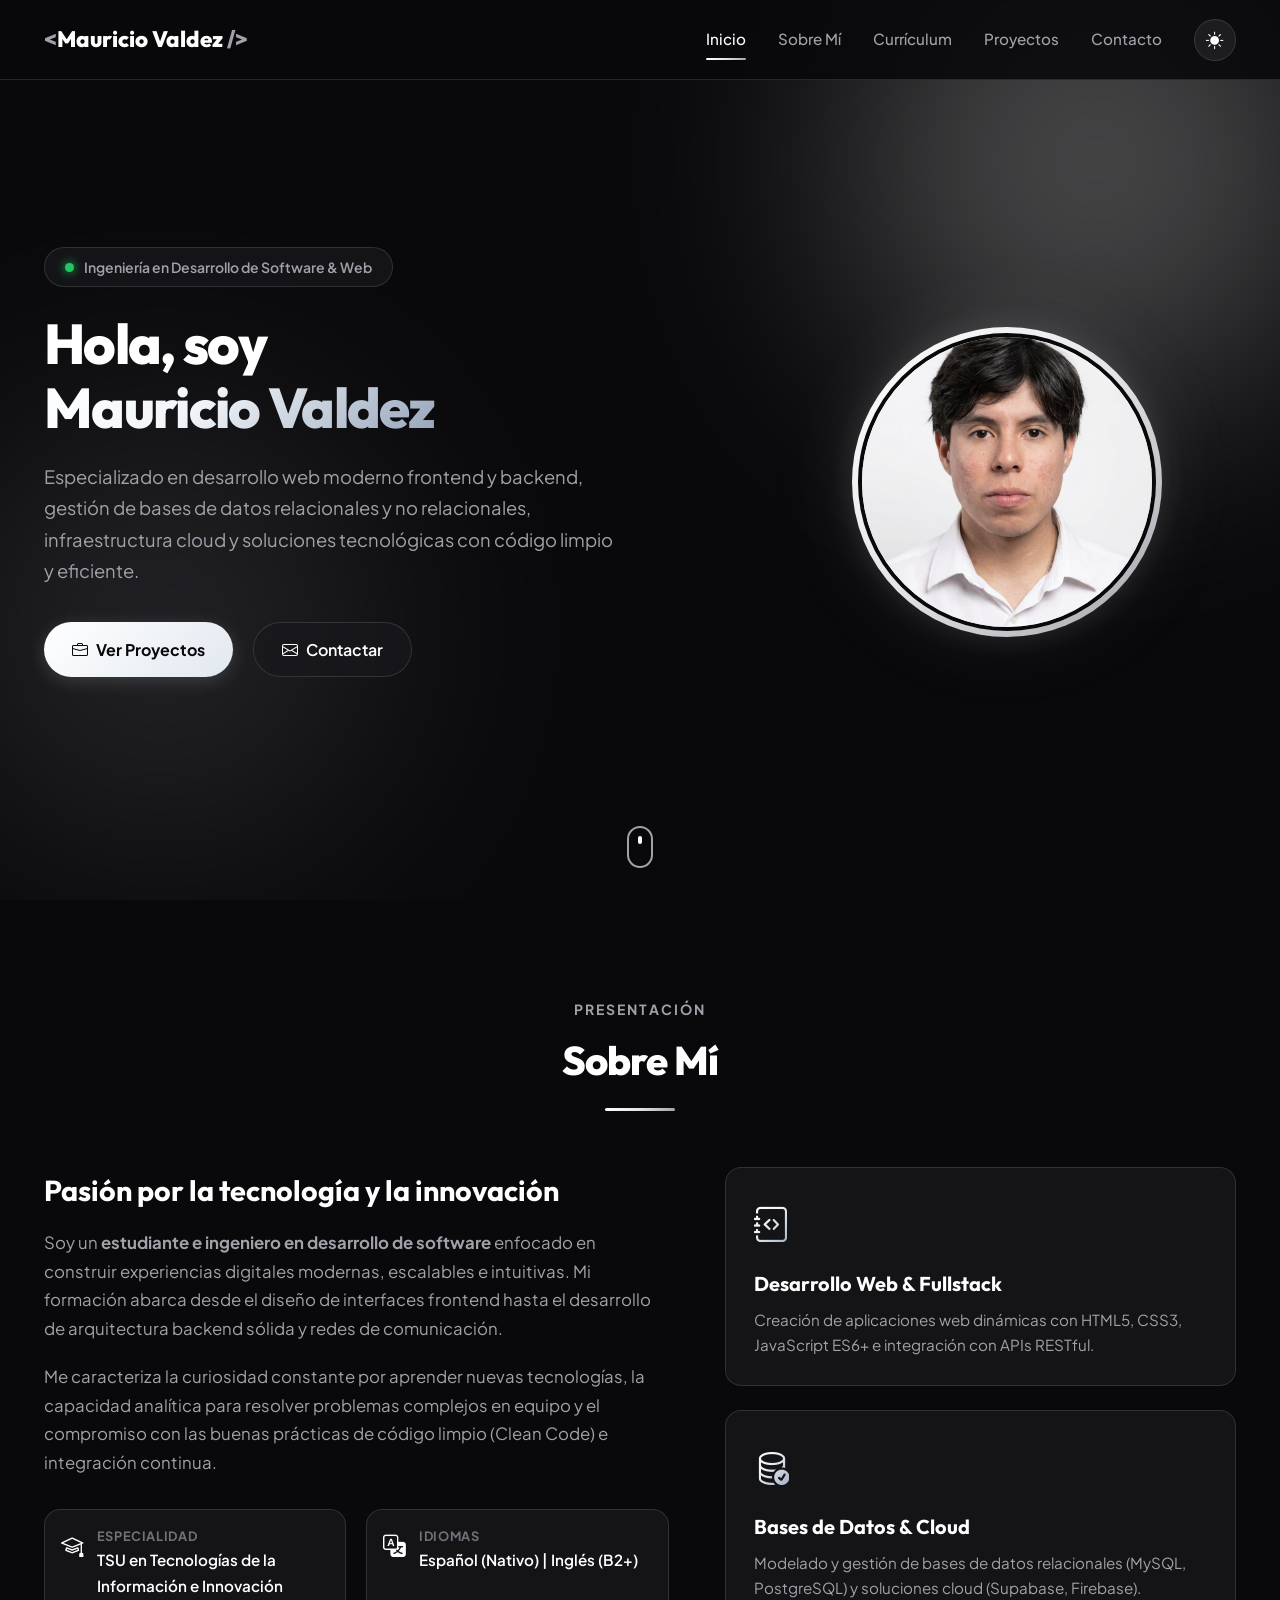
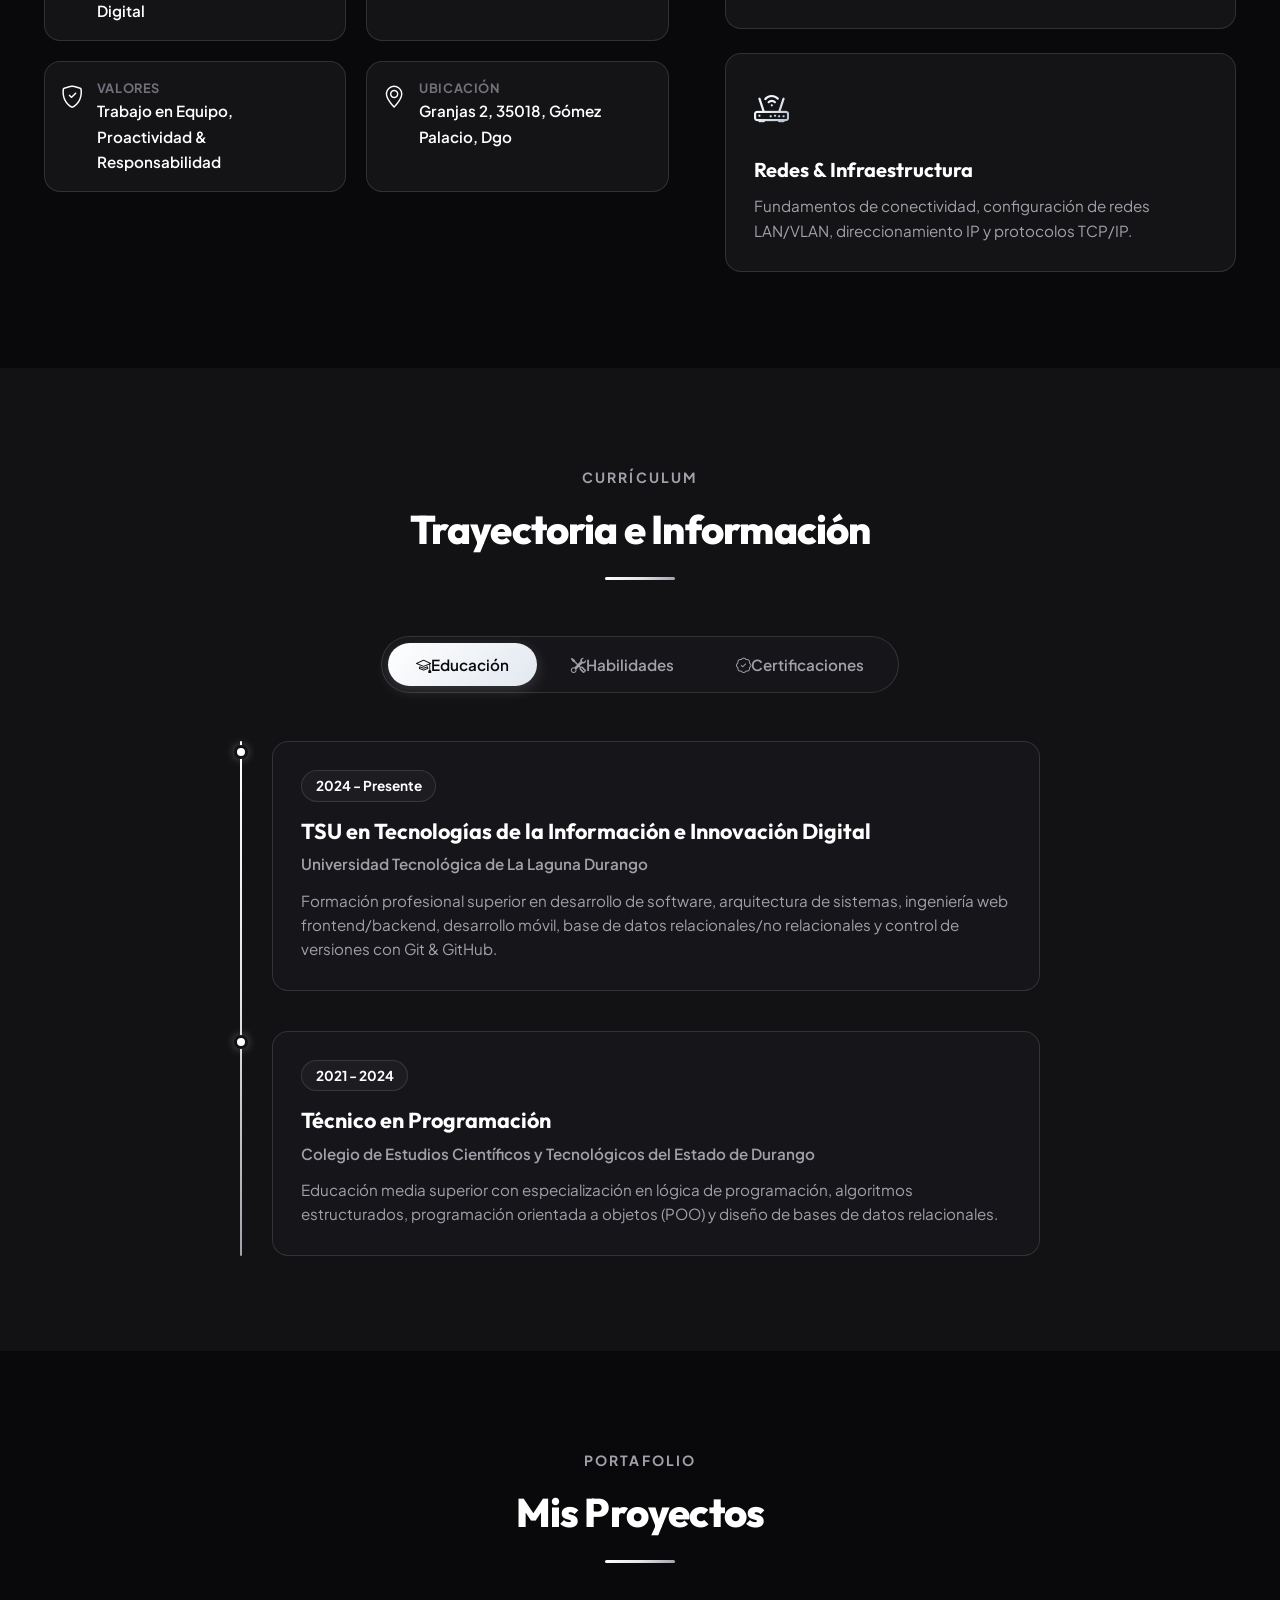
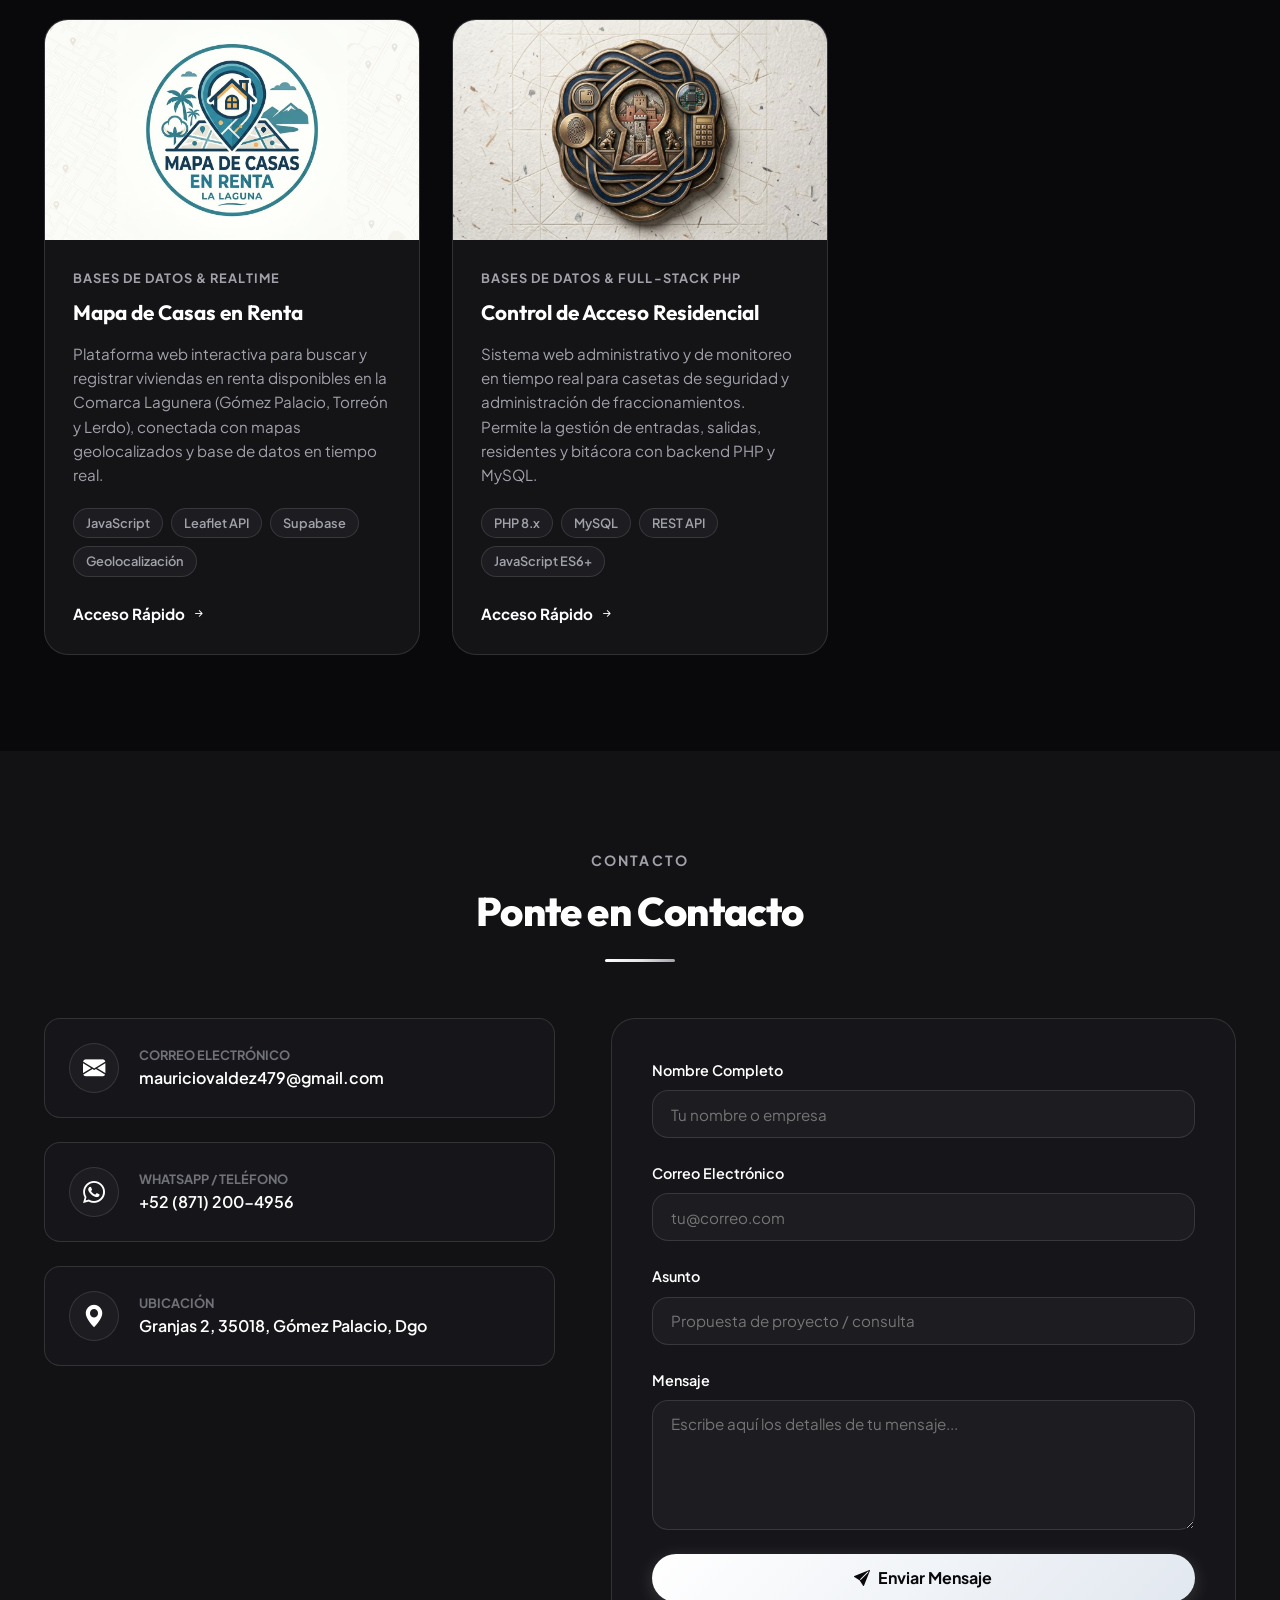
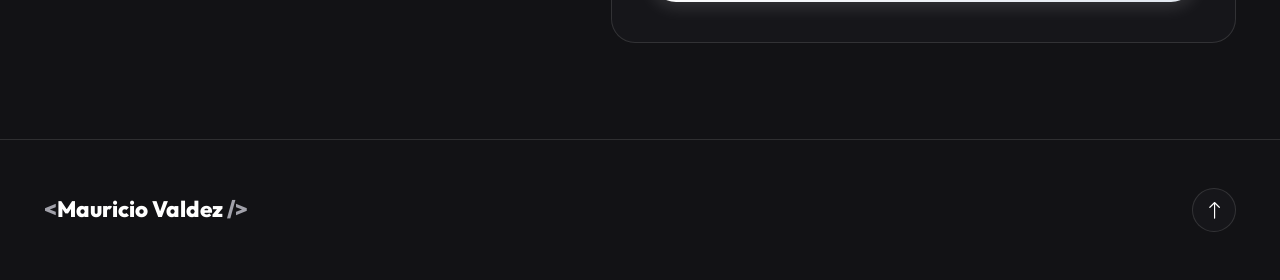
<file: index.html>
<!DOCTYPE html>
<html lang="es">
  <head>
    <meta charset="UTF-8" />
    <meta name="viewport" content="width=device-width, initial-scale=1.0" />
    <meta
      name="description"
      content="Portafolio Profesional Interactivo - Ingeniería en Desarrollo de Software, Desarrollo Web Fullstack, Bases de Datos y Cloud."
    />
    <meta name="author" content="Mauricio Valdez" />
    <title>Mauricio Valdez | Portafolio Digital</title>

    <!-- Google Fonts (Outfit & Plus Jakarta Sans) -->
    <link rel="preconnect" href="https://fonts.googleapis.com" />
    <link rel="preconnect" href="https://fonts.gstatic.com" crossorigin />
    <link
      href="https://fonts.googleapis.com/css2?family=Outfit:wght@300;400;500;600;700;800&family=Plus+Jakarta+Sans:wght@300;400;500;600;700;800&display=swap"
      rel="stylesheet"
    />

    <!-- Bootstrap Icons CDN -->
    <link
      rel="stylesheet"
      href="https://cdn.jsdelivr.net/npm/bootstrap-icons@1.11.3/font/bootstrap-icons.min.css"
    />

    <!-- Custom CSS -->
    <link rel="stylesheet" href="styles.css" />
  </head>
  <body class="dark-theme">
    <!-- Header & Navigation -->
    <header class="navbar" id="navbar">
      <div class="nav-container">
        <a href="#hero" class="nav-logo">
          <span class="logo-accent">&lt;</span>Mauricio Valdez<span class="logo-accent"> /&gt;</span>
        </a>

        <button
          class="nav-toggle"
          id="nav-toggle"
          aria-label="Abrir menú de navegación"
        >
          <i class="bi bi-list"></i>
        </button>

        <nav class="nav-menu" id="nav-menu">
          <a href="#hero" class="nav-link active">Inicio</a>
          <a href="#sobre-mi" class="nav-link">Sobre Mí</a>
          <a href="#cv-interactivo" class="nav-link">Currículum</a>
          <a href="#proyectos" class="nav-link">Proyectos</a>
          <a href="#contacto" class="nav-link">Contacto</a>

          <button
            class="theme-toggle"
            id="theme-toggle"
            aria-label="Cambiar tema de color"
          >
            <i class="bi bi-sun-fill" id="theme-icon-light"></i>
            <i class="bi bi-moon-stars-fill" id="theme-icon-dark"></i>
          </button>
        </nav>
      </div>
    </header>

    <!-- Main Content -->
    <main>
      <!-- Hero Section -->
      <section id="hero" class="hero-section">
        <div class="hero-bg-shapes">
          <div class="shape shape-1"></div>
          <div class="shape shape-2"></div>
        </div>

        <div class="container hero-container">
          <div class="hero-content">
            <div class="hero-badge reveal">
              <span class="badge-dot"></span>
              Ingeniería en Desarrollo de Software & Web
            </div>

            <h1 class="hero-title reveal">
              Hola, soy <br />
              <span class="text-gradient">Mauricio Valdez</span>
            </h1>

            <p class="hero-subtitle reveal">
              Especializado en desarrollo web moderno frontend y backend, gestión de bases de datos relacionales y no relacionales, infraestructura cloud y soluciones tecnológicas con código limpio y eficiente.
            </p>

            <div class="hero-actions reveal">
              <a href="#proyectos" class="btn btn-primary">
                <i class="bi bi-briefcase me-2"></i>Ver Proyectos
              </a>
              <a
                href="#contacto"
                class="btn btn-secondary"
              >
                <i class="bi bi-envelope me-2"></i>Contactar
              </a>
            </div>


          </div>

          <div class="hero-image-container reveal">
            <div class="profile-glow"></div>
            <div class="profile-frame">
              <img
                src="assets/Foto cv.jpeg"
                alt="Mauricio Valdez Vicencio"
                class="profile-img"
              />
            </div>
          </div>
        </div>

        <div class="scroll-indicator">
          <a href="#sobre-mi" aria-label="Desplazarse hacia abajo">
            <span class="mouse">
              <span class="wheel"></span>
            </span>
          </a>
        </div>
      </section>

      <!-- Sobre Mí Section -->
      <section id="sobre-mi" class="section sobre-mi-section">
        <div class="container">
          <div class="section-header text-center">
            <span class="section-tagline">Presentación</span>
            <h2 class="section-title">Sobre Mí</h2>
            <div class="section-underline"></div>
          </div>

          <div class="sobre-mi-grid">
            <div class="sobre-mi-text reveal-left">
              <h3 class="bio-title">Pasión por la tecnología y la innovación</h3>
              <p class="bio-p">
                Soy un <strong>estudiante e ingeniero en desarrollo de software</strong> enfocado en construir experiencias digitales modernas, escalables e intuitivas. Mi formación abarca desde el diseño de interfaces frontend hasta el desarrollo de arquitectura backend sólida y redes de comunicación.
              </p>
              <p class="bio-p">
                Me caracteriza la curiosidad constante por aprender nuevas tecnologías, la capacidad analítica para resolver problemas complejos en equipo y el compromiso con las buenas prácticas de código limpio (Clean Code) e integración continua.
              </p>

              <div class="personal-details">
                <div class="detail-item">
                  <i class="bi bi-mortarboard detail-icon"></i>
                  <div>
                    <span class="detail-label">Especialidad</span>
                    <span class="detail-val">TSU en Tecnologías de la Información e Innovación Digital</span>
                  </div>
                </div>
                <div class="detail-item">
                  <i class="bi bi-translate detail-icon"></i>
                  <div>
                    <span class="detail-label">Idiomas</span>
                    <span class="detail-val">Español (Nativo) | Inglés (B2+)</span>
                  </div>
                </div>
                <div class="detail-item">
                  <i class="bi bi-shield-check detail-icon"></i>
                  <div>
                    <span class="detail-label">Valores</span>
                    <span class="detail-val">Trabajo en Equipo, Proactividad & Responsabilidad</span>
                  </div>
                </div>
                <div class="detail-item">
                  <i class="bi bi-geo-alt detail-icon"></i>
                  <div>
                    <span class="detail-label">Ubicación</span>
                    <span class="detail-val">Granjas 2, 35018, Gómez Palacio, Dgo</span>
                  </div>
                </div>
              </div>
            </div>

            <div class="sobre-mi-cards reveal-right">
              <div class="about-card card-glow">
                <i class="bi bi-journal-code card-icon text-gradient"></i>
                <h4>Desarrollo Web & Fullstack</h4>
                <p>
                  Creación de aplicaciones web dinámicas con HTML5, CSS3, JavaScript ES6+ e integración con APIs RESTful.
                </p>
              </div>
              <div class="about-card card-glow">
                <i class="bi bi-database-check card-icon text-gradient"></i>
                <h4>Bases de Datos & Cloud</h4>
                <p>
                  Modelado y gestión de bases de datos relacionales (MySQL, PostgreSQL) y soluciones cloud (Supabase, Firebase).
                </p>
              </div>
              <div class="about-card card-glow">
                <i class="bi bi-router card-icon text-gradient"></i>
                <h4>Redes & Infraestructura</h4>
                <p>
                  Fundamentos de conectividad, configuración de redes LAN/VLAN, direccionamiento IP y protocolos TCP/IP.
                </p>
              </div>
            </div>
          </div>
        </div>
      </section>

      <!-- CV Interactivo Section -->
      <section id="cv-interactivo" class="section cv-section bg-alt">
        <div class="container">
          <div class="section-header text-center">
            <span class="section-tagline">Currículum</span>
            <h2 class="section-title">Trayectoria e Información</h2>
            <div class="section-underline"></div>
          </div>

          <!-- Tab Controls -->
          <div class="tab-controls-container reveal">
            <div class="tab-controls">
              <button class="tab-btn active" data-tab="educacion">
                <i class="bi bi-mortarboard me-2"></i>Educación
              </button>
              <button class="tab-btn" data-tab="habilidades">
                <i class="bi bi-tools me-2"></i>Habilidades
              </button>
              <button class="tab-btn" data-tab="certificaciones">
                <i class="bi bi-patch-check me-2"></i>Certificaciones
              </button>
            </div>
          </div>

          <!-- Tab Content -->
          <div class="tab-content-container reveal">
            <!-- Educación Tab Content -->
            <div class="tab-panel active" id="tab-educacion">
              <div class="timeline">
                <div class="timeline-item">
                  <div class="timeline-marker"></div>
                  <div class="timeline-info">
                    <span class="timeline-date">2024 - Presente</span>
                    <h3 class="timeline-title">
                      TSU en Tecnologías de la Información e Innovación Digital
                    </h3>
                    <span class="timeline-location">Universidad Tecnológica de La Laguna Durango</span>
                    <p class="timeline-desc">
                      Formación profesional superior en desarrollo de software, arquitectura de sistemas, ingeniería web frontend/backend, desarrollo móvil, base de datos relacionales/no relacionales y control de versiones con Git & GitHub.
                    </p>
                  </div>
                </div>

                <div class="timeline-item">
                  <div class="timeline-marker"></div>
                  <div class="timeline-info">
                    <span class="timeline-date">2021 - 2024</span>
                    <h3 class="timeline-title">Técnico en Programación</h3>
                    <span class="timeline-location">Colegio de Estudios Científicos y Tecnológicos del Estado de Durango</span>
                    <p class="timeline-desc">
                      Educación media superior con especialización en lógica de programación, algoritmos estructurados, programación orientada a objetos (POO) y diseño de bases de datos relacionales.
                    </p>
                  </div>
                </div>
              </div>
            </div>

            <!-- Habilidades Tab Content -->
            <div class="tab-panel" id="tab-habilidades">
              <div class="skills-grid">
                <!-- Category 1 -->
                <div class="skills-category-card">
                  <div class="category-header">
                    <i class="bi bi-code-slash text-gradient"></i>
                    <h4>Desarrollo Frontend</h4>
                  </div>
                  <ul class="skills-list">
                    <li>
                      <div class="skill-info">
                        <span>HTML5 & CSS3 Semántico</span>
                        <span>Intermedio</span>
                      </div>
                      <div class="skill-bar">
                        <div class="skill-progress" style="width: 75%"></div>
                      </div>
                    </li>
                    <li>
                      <div class="skill-info">
                        <span>JavaScript (ES6+)</span>
                        <span>Intermedio</span>
                      </div>
                      <div class="skill-bar">
                        <div class="skill-progress" style="width: 70%"></div>
                      </div>
                    </li>
                    <li>
                      <div class="skill-info">
                        <span>Diseño Responsivo & UI</span>
                        <span>Intermedio</span>
                      </div>
                      <div class="skill-bar">
                        <div class="skill-progress" style="width: 65%"></div>
                      </div>
                    </li>
                  </ul>
                </div>

                <!-- Category 2 -->
                <div class="skills-category-card">
                  <div class="category-header">
                    <i class="bi bi-braces-asterisk text-gradient"></i>
                    <h4>Backend & Lenguajes</h4>
                  </div>
                  <ul class="skills-list">
                    <li>
                      <div class="skill-info">
                        <span>Python</span>
                        <span>Intermedio</span>
                      </div>
                      <div class="skill-bar">
                        <div class="skill-progress" style="width: 70%"></div>
                      </div>
                    </li>
                    <li>
                      <div class="skill-info">
                        <span>Node.js / Express</span>
                        <span>Básico</span>
                      </div>
                      <div class="skill-bar">
                        <div class="skill-progress" style="width: 55%"></div>
                      </div>
                    </li>
                    <li>
                      <div class="skill-info">
                        <span>Java</span>
                        <span>Básico</span>
                      </div>
                      <div class="skill-bar">
                        <div class="skill-progress" style="width: 50%"></div>
                      </div>
                    </li>
                  </ul>
                </div>

                <!-- Category 3 -->
                <div class="skills-category-card">
                  <div class="category-header">
                    <i class="bi bi-database text-gradient"></i>
                    <h4>Bases de Datos & Cloud</h4>
                  </div>
                  <ul class="skills-list">
                    <li>
                      <div class="skill-info">
                        <span>MySQL / SQL</span>
                        <span>Avanzado</span>
                      </div>
                      <div class="skill-bar">
                        <div class="skill-progress" style="width: 90%"></div>
                      </div>
                    </li>
                    <li>
                      <div class="skill-info">
                        <span>Supabase & PostgreSQL</span>
                        <span>Avanzado</span>
                      </div>
                      <div class="skill-bar">
                        <div class="skill-progress" style="width: 82%"></div>
                      </div>
                    </li>
                    <li>
                      <div class="skill-info">
                        <span>Firebase Realtime DB</span>
                        <span>Intermedio</span>
                      </div>
                      <div class="skill-bar">
                        <div class="skill-progress" style="width: 78%"></div>
                      </div>
                    </li>
                  </ul>
                </div>

                <!-- Category 4 -->
                <div class="skills-category-card">
                  <div class="category-header">
                    <i class="bi bi-terminal text-gradient"></i>
                    <h4>Herramientas & Git</h4>
                  </div>
                  <ul class="skills-list">
                    <li>
                      <div class="skill-info">
                        <span>Git & GitHub</span>
                        <span>Intermedio</span>
                      </div>
                      <div class="skill-bar">
                        <div class="skill-progress" style="width: 70%"></div>
                      </div>
                    </li>
                    <li>
                      <div class="skill-info">
                        <span>VS Code & DevTools</span>
                        <span>Intermedio</span>
                      </div>
                      <div class="skill-bar">
                        <div class="skill-progress" style="width: 75%"></div>
                      </div>
                    </li>
                    <li>
                      <div class="skill-info">
                        <span>Redes LAN & Cisco Packet Tracer</span>
                        <span>Básico</span>
                      </div>
                      <div class="skill-bar">
                        <div class="skill-progress" style="width: 50%"></div>
                      </div>
                    </li>
                  </ul>
                </div>
              </div>
            </div>

            <!-- Certificaciones Tab Content -->
            <div class="tab-panel" id="tab-certificaciones">
              <div class="certs-container">
                <!-- Cert 1 -->
                <div class="cert-card">
                  <div class="cert-badge">
                    <i class="bi bi-award-fill"></i>
                  </div>
                  <div class="cert-info">
                    <h4>Certificación Networking Basics</h4>
                    <span class="cert-issuer">Cisco Networking Academy</span>
                    <p>
                      Fundamentos de arquitectura de redes, subredes IP, enrutamiento básico y protocolos de comunicación.
                    </p>
                  </div>
                </div>

                <!-- Cert 2 -->
                <div class="cert-card">
                  <div class="cert-badge">
                    <i class="bi bi-universal-access"></i>
                  </div>
                  <div class="cert-info">
                    <h4>Tecnología sin Barreras: Introducción a la Accesibilidad Digital</h4>
                    <span class="cert-issuer">Curso Especializado</span>
                    <p>
                      Metodologías y buenas prácticas para la creación de sitios y aplicaciones web accesibles para personas con discapacidades.
                    </p>
                  </div>
                </div>

                <!-- Cert 3 -->
                <div class="cert-card">
                  <div class="cert-badge">
                    <i class="bi bi-cpu-fill"></i>
                  </div>
                  <div class="cert-info">
                    <h4>Formación en Inteligencia Artificial (CPFIA)</h4>
                    <span class="cert-issuer">Tecnológico Nacional de México (TecNM) | SEP</span>
                    <p>
                      Constancia acreditada del Curso Propedéutico del Centro Público de Formación en Inteligencia Artificial (Clave CPFCDE-CPF, Julio 2026).
                    </p>
                  </div>
                </div>
              </div>
            </div>
          </div>
        </div>
      </section>

      <!-- Proyectos Section -->
      <section id="proyectos" class="section proyectos-section">
        <div class="container">
          <div class="section-header text-center">
            <span class="section-tagline">Portafolio</span>
            <h2 class="section-title">Mis Proyectos</h2>
            <div class="section-underline"></div>
          </div>



          <!-- Projects Grid -->
          <div class="projects-grid">
            <!-- Project 1: Casas en Renta -->
            <div class="project-card reveal" data-category="database">
              <div class="project-image">
                <img
                  src="assets/LOGO MAPAS.jpeg"
                  alt="Mapa de Casas en Renta - Comarca Lagunera"
                />
                <div class="project-overlay">
                  <a
                    href="maufinalcasas/index.html"
                    target="_blank"
                    rel="noopener"
                    class="project-link-btn"
                    aria-label="Abrir Mapa de Casas en Renta"
                  >
                    <i class="bi bi-box-arrow-up-right"></i>
                  </a>
                </div>
              </div>
              <div class="project-details">
                <span class="project-category">Bases de Datos &amp; Realtime</span>
                <h3>Mapa de Casas en Renta</h3>
                <p>
                  Plataforma web interactiva para buscar y registrar viviendas en renta disponibles en la Comarca Lagunera (Gómez Palacio, Torreón y Lerdo), conectada con mapas geolocalizados y base de datos en tiempo real.
                </p>
                <div class="project-tags">
                  <span>JavaScript</span>
                  <span>Leaflet API</span>
                  <span>Supabase</span>
                  <span>Geolocalización</span>
                </div>
                <div class="project-action-link">
                  <a
                    href="maufinalcasas/index.html"
                    target="_blank"
                    rel="noopener"
                  >
                    Acceso Rápido <i class="bi bi-arrow-right-short"></i>
                  </a>
                </div>
              </div>
            </div>

            <!-- Project 2: Control de Acceso Residencial -->
            <div class="project-card reveal" data-category="database">
              <div class="project-image">
                <img
                  src="assets/LOGO ACCESO.jpeg"
                  alt="Sistema de Control de Acceso Residencial"
                />
                <div class="project-overlay">
                  <a
                    href="Practica BD/index.html"
                    target="_blank"
                    rel="noopener"
                    class="project-link-btn"
                    aria-label="Abrir Control de Acceso Residencial"
                  >
                    <i class="bi bi-box-arrow-up-right"></i>
                  </a>
                </div>
              </div>
              <div class="project-details">
                <span class="project-category">Bases de Datos &amp; Full-Stack PHP</span>
                <h3>Control de Acceso Residencial</h3>
                <p>
                  Sistema web administrativo y de monitoreo en tiempo real para casetas de seguridad y administración de fraccionamientos. Permite la gestión de entradas, salidas, residentes y bitácora con backend PHP y MySQL.
                </p>
                <div class="project-tags">
                  <span>PHP 8.x</span>
                  <span>MySQL</span>
                  <span>REST API</span>
                  <span>JavaScript ES6+</span>
                </div>
                <div class="project-action-link">
                  <a
                    href="Practica BD/index.html"
                    target="_blank"
                    rel="noopener"
                  >
                    Acceso Rápido <i class="bi bi-arrow-right-short"></i>
                  </a>
                </div>
              </div>
            </div>
          </div>
        </div>
      </section>

      <!-- Contacto Section -->
      <section id="contacto" class="section contacto-section bg-alt">
        <div class="container">
          <div class="section-header text-center">
            <span class="section-tagline">Contacto</span>
            <h2 class="section-title">Ponte en Contacto</h2>
            <div class="section-underline"></div>
          </div>

          <div class="contacto-grid">
            <div class="contact-info-cards reveal-left">
              <div class="contact-card">
                <div class="contact-icon">
                  <i class="bi bi-envelope-fill"></i>
                </div>
                <div class="contact-text">
                  <label>Correo Electrónico</label>
                  <a href="mailto:mauriciovaldez479@gmail.com">mauriciovaldez479@gmail.com</a>
                </div>
              </div>

              <div class="contact-card">
                <div class="contact-icon">
                  <i class="bi bi-whatsapp"></i>
                </div>
                <div class="contact-text">
                  <label>WhatsApp / Teléfono</label>
                  <a href="https://wa.me/528712004956" target="_blank" rel="noopener">+52 (871) 200-4956</a>
                </div>
              </div>

              <div class="contact-card">
                <div class="contact-icon">
                  <i class="bi bi-geo-alt-fill"></i>
                </div>
                <div class="contact-text">
                  <label>Ubicación</label>
                  <span>Granjas 2, 35018, Gómez Palacio, Dgo</span>
                </div>
              </div>
            </div>

            <div class="contact-form-container reveal-right">
              <form id="contact-form" class="contact-form">
                <div class="form-group">
                  <label for="name">Nombre Completo</label>
                  <input
                    type="text"
                    id="name"
                    class="form-control"
                    placeholder="Tu nombre o empresa"
                    required
                  />
                </div>

                <div class="form-group">
                  <label for="email">Correo Electrónico</label>
                  <input
                    type="email"
                    id="email"
                    class="form-control"
                    placeholder="tu@correo.com"
                    required
                  />
                </div>

                <div class="form-group">
                  <label for="subject">Asunto</label>
                  <input
                    type="text"
                    id="subject"
                    class="form-control"
                    placeholder="Propuesta de proyecto / consulta"
                    required
                  />
                </div>

                <div class="form-group">
                  <label for="message">Mensaje</label>
                  <textarea
                    id="message"
                    class="form-control"
                    placeholder="Escribe aquí los detalles de tu mensaje..."
                    required
                  ></textarea>
                </div>

                <div id="form-status" class="form-status"></div>

                <button type="submit" class="btn btn-primary">
                  <i class="bi bi-send-fill me-2"></i>Enviar Mensaje
                </button>
              </form>
            </div>
          </div>
        </div>
      </section>
    </main>

    <!-- Footer -->
    <footer class="footer">
      <div class="container footer-container">
        <a href="#hero" class="nav-logo">
          <span class="logo-accent">&lt;</span>Mauricio Valdez<span class="logo-accent"> /&gt;</span>
        </a>
        <a href="#hero" class="back-to-top" aria-label="Volver arriba">
          <i class="bi bi-arrow-up"></i>
        </a>
      </div>
    </footer>

    <!-- Custom JS -->
    <script src="main.js"></script>
  </body>
</html>
</file>
<file: styles.css>
/* ==========================================================================
   PORTAFOLIO DIGITAL PROFESIONAL - EXECUTIVE MONOCHROME STYLESHEET
   ========================================================================== */

/* --------------------------------------------------------------------------
   1. CSS VARIABLES & THEME DEFINITIONS (ELEGANT MONOCHROME PALETTE)
   -------------------------------------------------------------------------- */
:root {
  /* Fonts */
  --font-heading: 'Outfit', -apple-system, BlinkMacSystemFont, sans-serif;
  --font-body: 'Plus Jakarta Sans', -apple-system, BlinkMacSystemFont, sans-serif;

  /* Transitions */
  --transition-fast: 0.2s cubic-bezier(0.4, 0, 0.2, 1);
  --transition-base: 0.3s cubic-bezier(0.4, 0, 0.2, 1);
  --transition-smooth: 0.5s cubic-bezier(0.16, 1, 0.3, 1);

  /* Layout */
  --container-max: 1240px;
  --nav-height: 80px;
  --radius-sm: 8px;
  --radius-md: 16px;
  --radius-lg: 24px;
  --radius-full: 9999px;
}

/* Dark Theme (Default - Formal Charcoal, Obsidian & Metallic Silver) */
body.dark-theme {
  --bg-primary: #09090b;
  --bg-secondary: #121215;
  --bg-tertiary: #1c1c21;
  --bg-card: rgba(24, 24, 28, 0.75);
  --bg-card-hover: rgba(38, 38, 44, 0.9);

  --text-primary: #ffffff;
  --text-secondary: #a1a1aa;
  --text-muted: #71717a;

  --accent-primary: #ffffff;
  --accent-secondary: #e4e4e7;
  --accent-cyan: #cbd5e1;
  --accent-pink: #94a3b8;

  --gradient-primary: linear-gradient(135deg, #ffffff 0%, #e4e4e7 50%, #a1a1aa 100%);
  --gradient-btn: linear-gradient(135deg, #ffffff 0%, #e2e8f0 100%);
  --btn-text-color: #09090b;
  --gradient-text: linear-gradient(135deg, #ffffff 0%, #f1f5f9 40%, #94a3b8 100%);
  --gradient-glow: linear-gradient(135deg, rgba(255, 255, 255, 0.18) 0%, rgba(161, 161, 170, 0.12) 100%);

  --border-color: rgba(255, 255, 255, 0.12);
  --border-color-hover: rgba(255, 255, 255, 0.4);

  --nav-bg: rgba(9, 9, 11, 0.88);
  --shadow-sm: 0 4px 6px -1px rgba(0, 0, 0, 0.5);
  --shadow-md: 0 10px 25px -5px rgba(0, 0, 0, 0.6);
  --shadow-glow: 0 0 35px -5px rgba(255, 255, 255, 0.15);

  --glass-border: rgba(255, 255, 255, 0.14);
  --glass-bg: rgba(24, 24, 28, 0.65);
}

/* Light Theme (Formal Pure White, Silver & Executive Dark Gray) */
body.light-theme {
  --bg-primary: #f4f4f5;
  --bg-secondary: #ffffff;
  --bg-tertiary: #e4e4e7;
  --bg-card: rgba(255, 255, 255, 0.9);
  --bg-card-hover: rgba(255, 255, 255, 1);

  --text-primary: #09090b;
  --text-secondary: #3f3f46;
  --text-muted: #71717a;

  --accent-primary: #09090b;
  --accent-secondary: #27272a;
  --accent-cyan: #475569;
  --accent-pink: #64748b;

  --gradient-primary: linear-gradient(135deg, #09090b 0%, #27272a 50%, #52525b 100%);
  --gradient-btn: linear-gradient(135deg, #09090b 0%, #18181b 100%);
  --btn-text-color: #ffffff;
  --gradient-text: linear-gradient(135deg, #09090b 0%, #27272a 50%, #52525b 100%);
  --gradient-glow: linear-gradient(135deg, rgba(9, 9, 11, 0.15) 0%, rgba(82, 82, 91, 0.1) 100%);

  --border-color: rgba(0, 0, 0, 0.12);
  --border-color-hover: rgba(0, 0, 0, 0.4);

  --nav-bg: rgba(244, 244, 245, 0.88);
  --shadow-sm: 0 2px 4px rgba(0, 0, 0, 0.06);
  --shadow-md: 0 10px 25px -5px rgba(0, 0, 0, 0.1);
  --shadow-glow: 0 0 30px -5px rgba(0, 0, 0, 0.12);

  --glass-border: rgba(0, 0, 0, 0.1);
  --glass-bg: rgba(255, 255, 255, 0.8);
}

/* --------------------------------------------------------------------------
   2. BASE & RESET STYLES
   -------------------------------------------------------------------------- */
*, *::before, *::after {
  box-sizing: border-box;
  margin: 0;
  padding: 0;
}

html {
  scroll-behavior: smooth;
  scroll-padding-top: var(--nav-height);
  font-size: 16px;
}

body {
  font-family: var(--font-body);
  background-color: var(--bg-primary);
  color: var(--text-primary);
  line-height: 1.6;
  overflow-x: hidden;
  transition: background-color var(--transition-base), color var(--transition-base);
}

a {
  color: inherit;
  text-decoration: none;
  transition: color var(--transition-fast);
}

button {
  font-family: inherit;
  cursor: pointer;
  border: none;
  outline: none;
  background: none;
}

img {
  max-width: 100%;
  height: auto;
  display: block;
}

ul {
  list-style: none;
}

.container {
  width: 100%;
  max-width: var(--container-max);
  margin: 0 auto;
  padding: 0 1.5rem;
}

.section {
  padding: 6rem 0;
  position: relative;
}

.bg-alt {
  background-color: var(--bg-secondary);
}

.text-gradient {
  background: var(--gradient-text);
  -webkit-background-clip: text;
  -webkit-text-fill-color: transparent;
  background-clip: text;
}

/* --------------------------------------------------------------------------
   3. SECTION HEADERS & UTILITIES
   -------------------------------------------------------------------------- */
.section-header {
  margin-bottom: 3.5rem;
}

.text-center {
  text-align: center;
}

.section-tagline {
  display: inline-block;
  font-size: 0.875rem;
  font-weight: 700;
  text-transform: uppercase;
  letter-spacing: 0.15em;
  color: var(--text-secondary);
  margin-bottom: 0.5rem;
}

.section-title {
  font-family: var(--font-heading);
  font-size: 2.5rem;
  font-weight: 800;
  color: var(--text-primary);
  letter-spacing: -0.02em;
}

.section-underline {
  width: 70px;
  height: 3px;
  background: var(--gradient-primary);
  border-radius: var(--radius-full);
  margin: 1rem auto 0;
}

/* Buttons */
.btn {
  display: inline-flex;
  align-items: center;
  justify-content: center;
  padding: 0.85rem 1.75rem;
  font-size: 1rem;
  font-weight: 600;
  border-radius: var(--radius-full);
  transition: all var(--transition-base);
  gap: 0.5rem;
}

.btn-primary {
  background: var(--gradient-btn);
  color: var(--btn-text-color);
  box-shadow: 0 4px 18px rgba(255, 255, 255, 0.15);
  font-weight: 700;
}

.btn-primary:hover {
  transform: translateY(-2px);
  box-shadow: 0 8px 25px rgba(255, 255, 255, 0.25);
  color: var(--btn-text-color);
}

.btn-secondary {
  background: var(--bg-card);
  color: var(--text-primary);
  border: 1px solid var(--border-color);
  backdrop-filter: blur(10px);
}

.btn-secondary:hover {
  border-color: var(--border-color-hover);
  background: var(--bg-card-hover);
  transform: translateY(-2px);
  color: var(--text-primary);
}

/* --------------------------------------------------------------------------
   4. HEADER & NAVBAR
   -------------------------------------------------------------------------- */
.navbar {
  position: fixed;
  top: 0;
  left: 0;
  width: 100%;
  height: var(--nav-height);
  z-index: 1000;
  background: var(--nav-bg);
  backdrop-filter: blur(16px);
  -webkit-backdrop-filter: blur(16px);
  border-bottom: 1px solid var(--border-color);
  transition: all var(--transition-base);
}

.nav-container {
  display: flex;
  align-items: center;
  justify-content: space-between;
  height: 100%;
  max-width: var(--container-max);
  margin: 0 auto;
  padding: 0 1.5rem;
}

.nav-logo {
  font-family: var(--font-heading);
  font-size: 1.4rem;
  font-weight: 800;
  color: var(--text-primary);
}

.logo-accent {
  color: var(--text-secondary);
}

.nav-menu {
  display: flex;
  align-items: center;
  gap: 2rem;
}

.nav-link {
  font-size: 0.95rem;
  font-weight: 500;
  color: var(--text-secondary);
  position: relative;
  padding: 0.5rem 0;
}

.nav-link:hover,
.nav-link.active {
  color: var(--text-primary);
}

.nav-link::after {
  content: '';
  position: absolute;
  bottom: 0;
  left: 0;
  width: 0%;
  height: 2px;
  background: var(--gradient-primary);
  border-radius: var(--radius-full);
  transition: width var(--transition-base);
}

.nav-link:hover::after,
.nav-link.active::after {
  width: 100%;
}

.theme-toggle {
  display: flex;
  align-items: center;
  justify-content: center;
  width: 42px;
  height: 42px;
  border-radius: var(--radius-full);
  background: var(--bg-tertiary);
  color: var(--text-primary);
  border: 1px solid var(--border-color);
  font-size: 1.1rem;
  transition: all var(--transition-base);
}

.theme-toggle:hover {
  border-color: var(--border-color-hover);
  color: var(--text-primary);
  transform: rotate(15deg);
}

body.dark-theme #theme-icon-light { display: block; }
body.dark-theme #theme-icon-dark { display: none; }
body.light-theme #theme-icon-light { display: none; }
body.light-theme #theme-icon-dark { display: block; }

.nav-toggle {
  display: none;
  font-size: 1.75rem;
  color: var(--text-primary);
}

/* --------------------------------------------------------------------------
   5. HERO SECTION
   -------------------------------------------------------------------------- */
.hero-section {
  min-height: 100vh;
  padding-top: calc(var(--nav-height) + 3rem);
  padding-bottom: 4rem;
  display: flex;
  align-items: center;
  justify-content: center;
  position: relative;
  overflow: hidden;
}

.hero-bg-shapes {
  position: absolute;
  top: 0;
  left: 0;
  width: 100%;
  height: 100%;
  pointer-events: none;
  z-index: 0;
}

.shape {
  position: absolute;
  border-radius: 50%;
  filter: blur(120px);
  opacity: 0.25;
  animation: float 14s infinite alternate ease-in-out;
}

.shape-1 {
  width: 500px;
  height: 500px;
  background: #ffffff;
  top: -10%;
  right: -5%;
}

body.light-theme .shape-1 {
  background: #71717a;
  opacity: 0.15;
}

.shape-2 {
  width: 450px;
  height: 450px;
  background: #71717a;
  bottom: 5%;
  left: -5%;
  animation-delay: -7s;
}

@keyframes float {
  0% { transform: translate(0, 0) scale(1); }
  100% { transform: translate(30px, 40px) scale(1.08); }
}

.hero-container {
  display: grid;
  grid-template-columns: 1.2fr 0.8fr;
  gap: 3rem;
  align-items: center;
  position: relative;
  z-index: 1;
}

.hero-badge {
  display: inline-flex;
  align-items: center;
  gap: 0.6rem;
  padding: 0.5rem 1.25rem;
  background: var(--bg-card);
  border: 1px solid var(--border-color);
  border-radius: var(--radius-full);
  font-size: 0.875rem;
  font-weight: 600;
  color: var(--text-secondary);
  margin-bottom: 1.5rem;
  backdrop-filter: blur(10px);
}

.badge-dot {
  width: 9px;
  height: 9px;
  background-color: #22c55e;
  border-radius: 50%;
  box-shadow: 0 0 10px #22c55e;
  animation: pulse-dot 2s infinite;
}

@keyframes pulse-dot {
  0%, 100% { transform: scale(1); opacity: 1; }
  50% { transform: scale(1.4); opacity: 0.5; }
}

.hero-title {
  font-family: var(--font-heading);
  font-size: 3.5rem;
  font-weight: 800;
  line-height: 1.15;
  margin-bottom: 1.25rem;
  letter-spacing: -0.03em;
}

.hero-subtitle {
  font-size: 1.15rem;
  color: var(--text-secondary);
  margin-bottom: 2.25rem;
  max-width: 580px;
  line-height: 1.7;
}

.hero-actions {
  display: flex;
  gap: 1.25rem;
  margin-bottom: 2.5rem;
  flex-wrap: wrap;
}

.hero-socials {
  display: flex;
  gap: 1rem;
}

.social-icon {
  display: flex;
  align-items: center;
  justify-content: center;
  width: 44px;
  height: 44px;
  border-radius: 50%;
  background: var(--bg-card);
  border: 1px solid var(--border-color);
  color: var(--text-secondary);
  font-size: 1.2rem;
  transition: all var(--transition-base);
}

.social-icon:hover {
  background: var(--gradient-btn);
  color: var(--btn-text-color);
  border-color: transparent;
  transform: translateY(-4px);
  box-shadow: 0 6px 20px rgba(255, 255, 255, 0.2);
}

/* Profile Image Container */
.hero-image-container {
  position: relative;
  display: flex;
  justify-content: center;
  align-items: center;
}

.profile-glow {
  position: absolute;
  width: 320px;
  height: 320px;
  background: var(--gradient-glow);
  border-radius: 50%;
  filter: blur(40px);
  opacity: 0.6;
  animation: pulse-glow 4s ease-in-out infinite alternate;
}

@keyframes pulse-glow {
  0% { transform: scale(0.92); opacity: 0.4; }
  100% { transform: scale(1.06); opacity: 0.7; }
}

.profile-frame {
  position: relative;
  width: 310px;
  height: 310px;
  border-radius: 50%;
  padding: 6px;
  background: var(--gradient-primary);
  box-shadow: var(--shadow-glow);
}

.profile-img {
  width: 100%;
  height: 100%;
  object-fit: cover;
  border-radius: 50%;
  border: 4px solid var(--bg-primary);
  filter: grayscale(15%);
  transition: filter var(--transition-base);
}

.profile-img:hover {
  filter: grayscale(0%);
}

/* Scroll Indicator */
.scroll-indicator {
  position: absolute;
  bottom: 2rem;
  left: 50%;
  transform: translateX(-50%);
  z-index: 2;
}

.mouse {
  width: 26px;
  height: 42px;
  border: 2px solid var(--text-secondary);
  border-radius: 15px;
  display: block;
  position: relative;
}

.wheel {
  width: 4px;
  height: 8px;
  background: var(--text-primary);
  border-radius: 2px;
  display: block;
  position: absolute;
  top: 8px;
  left: 50%;
  transform: translateX(-50%);
  animation: scroll-wheel 2s infinite;
}

@keyframes scroll-wheel {
  0% { opacity: 1; transform: translate(-50%, 0); }
  100% { opacity: 0; transform: translate(-50%, 15px); }
}

/* --------------------------------------------------------------------------
   6. SOBRE MÍ SECTION
   -------------------------------------------------------------------------- */
.sobre-mi-grid {
  display: grid;
  grid-template-columns: 1.1fr 0.9fr;
  gap: 3.5rem;
  align-items: start;
}

.bio-title {
  font-family: var(--font-heading);
  font-size: 1.8rem;
  font-weight: 700;
  margin-bottom: 1rem;
}

.bio-p {
  color: var(--text-secondary);
  margin-bottom: 1.25rem;
  font-size: 1.05rem;
  line-height: 1.7;
}

.personal-details {
  display: grid;
  grid-template-columns: 1fr 1fr;
  gap: 1.25rem;
  margin-top: 2rem;
}

.detail-item {
  display: flex;
  align-items: flex-start;
  gap: 0.85rem;
  padding: 1rem;
  background: var(--bg-card);
  border: 1px solid var(--border-color);
  border-radius: var(--radius-md);
  backdrop-filter: blur(10px);
}

.detail-icon {
  font-size: 1.4rem;
  color: var(--text-primary);
  margin-top: 2px;
}

.detail-label {
  display: block;
  font-size: 0.8rem;
  text-transform: uppercase;
  letter-spacing: 0.05em;
  color: var(--text-muted);
  font-weight: 700;
}

.detail-val {
  font-size: 0.95rem;
  font-weight: 600;
  color: var(--text-primary);
}

/* Highlight Cards */
.sobre-mi-cards {
  display: flex;
  flex-direction: column;
  gap: 1.5rem;
}

.about-card {
  padding: 1.75rem;
  background: var(--bg-card);
  border: 1px solid var(--border-color);
  border-radius: var(--radius-md);
  backdrop-filter: blur(12px);
  transition: all var(--transition-base);
  position: relative;
  overflow: hidden;
}

.about-card:hover {
  transform: translateY(-4px);
  border-color: var(--border-color-hover);
  box-shadow: var(--shadow-md);
}

.card-icon {
  font-size: 2.2rem;
  margin-bottom: 1rem;
  display: inline-block;
  color: var(--text-primary);
}

.about-card h4 {
  font-family: var(--font-heading);
  font-size: 1.25rem;
  font-weight: 700;
  margin-bottom: 0.5rem;
}

.about-card p {
  color: var(--text-secondary);
  font-size: 0.95rem;
}

/* --------------------------------------------------------------------------
   7. CURRÍCULUM INTERACTIVO (TAB CONTROLS)
   -------------------------------------------------------------------------- */
.tab-controls-container {
  display: flex;
  justify-content: center;
  margin-bottom: 3rem;
}

.tab-controls {
  display: inline-flex;
  padding: 6px;
  background: var(--bg-card);
  border: 1px solid var(--border-color);
  border-radius: var(--radius-full);
  backdrop-filter: blur(12px);
  gap: 6px;
}

.tab-btn {
  padding: 0.75rem 1.75rem;
  font-size: 0.95rem;
  font-weight: 600;
  color: var(--text-secondary);
  border-radius: var(--radius-full);
  transition: all var(--transition-base);
}

.tab-btn:hover {
  color: var(--text-primary);
}

.tab-btn.active {
  background: var(--gradient-btn);
  color: var(--btn-text-color);
  box-shadow: 0 4px 15px rgba(255, 255, 255, 0.15);
}

/* Tab Panels */
.tab-panel {
  display: none;
  animation: fadeIn 0.4s ease-in-out;
}

.tab-panel.active {
  display: block;
}

@keyframes fadeIn {
  from { opacity: 0; transform: translateY(12px); }
  to { opacity: 1; transform: translateY(0); }
}

/* Timeline */
.timeline {
  max-width: 800px;
  margin: 0 auto;
  position: relative;
  padding-left: 2rem;
}

.timeline::before {
  content: '';
  position: absolute;
  left: 0;
  top: 0;
  width: 2px;
  height: 100%;
  background: var(--gradient-primary);
  border-radius: var(--radius-full);
}

.timeline-item {
  position: relative;
  margin-bottom: 2.5rem;
}

.timeline-item:last-child {
  margin-bottom: 0;
}

.timeline-marker {
  position: absolute;
  left: -2.4rem;
  top: 4px;
  width: 14px;
  height: 14px;
  border-radius: 50%;
  background: var(--text-primary);
  border: 3px solid var(--bg-secondary);
  box-shadow: 0 0 10px rgba(255, 255, 255, 0.3);
}

.timeline-info {
  background: var(--bg-card);
  border: 1px solid var(--border-color);
  padding: 1.75rem;
  border-radius: var(--radius-md);
  backdrop-filter: blur(10px);
}

.timeline-date {
  display: inline-block;
  padding: 0.25rem 0.85rem;
  background: var(--bg-tertiary);
  color: var(--text-primary);
  font-size: 0.85rem;
  font-weight: 700;
  border-radius: var(--radius-full);
  margin-bottom: 0.75rem;
  border: 1px solid var(--border-color);
}

.timeline-title {
  font-family: var(--font-heading);
  font-size: 1.35rem;
  font-weight: 700;
  margin-bottom: 0.25rem;
}

.timeline-location {
  display: block;
  font-size: 0.95rem;
  color: var(--text-secondary);
  font-weight: 600;
  margin-bottom: 0.75rem;
}

.timeline-desc {
  color: var(--text-secondary);
  font-size: 0.95rem;
}

/* Skills Grid */
.skills-grid {
  display: grid;
  grid-template-columns: repeat(auto-fit, minmax(340px, 1fr));
  gap: 2rem;
}

.skills-category-card {
  background: var(--bg-card);
  border: 1px solid var(--border-color);
  border-radius: var(--radius-md);
  padding: 1.75rem;
  backdrop-filter: blur(10px);
}

.category-header {
  display: flex;
  align-items: center;
  gap: 0.75rem;
  margin-bottom: 1.5rem;
  padding-bottom: 0.75rem;
  border-bottom: 1px solid var(--border-color);
}

.category-header i {
  font-size: 1.5rem;
  color: var(--text-primary);
}

.category-header h4 {
  font-family: var(--font-heading);
  font-size: 1.2rem;
  font-weight: 700;
}

.skills-list {
  display: flex;
  flex-direction: column;
  gap: 1.25rem;
}

.skill-info {
  display: flex;
  justify-content: space-between;
  font-size: 0.9rem;
  font-weight: 600;
  margin-bottom: 0.4rem;
}

.skill-info span:last-child {
  color: var(--text-muted);
}

.skill-bar {
  width: 100%;
  height: 7px;
  background: var(--bg-tertiary);
  border-radius: var(--radius-full);
  overflow: hidden;
}

.skill-progress {
  height: 100%;
  background: var(--gradient-primary);
  border-radius: var(--radius-full);
  transition: width 1.2s cubic-bezier(0.16, 1, 0.3, 1);
}

/* Certifications Container */
.certs-container {
  display: grid;
  grid-template-columns: repeat(auto-fit, minmax(340px, 1fr));
  gap: 1.75rem;
}

.cert-card {
  display: flex;
  gap: 1.25rem;
  background: var(--bg-card);
  border: 1px solid var(--border-color);
  padding: 1.5rem;
  border-radius: var(--radius-md);
  backdrop-filter: blur(10px);
  transition: all var(--transition-base);
}

.cert-card:hover {
  transform: translateY(-4px);
  border-color: var(--border-color-hover);
  box-shadow: var(--shadow-md);
}

.cert-badge {
  display: flex;
  align-items: center;
  justify-content: center;
  width: 52px;
  height: 52px;
  min-width: 52px;
  border-radius: var(--radius-md);
  background: var(--bg-tertiary);
  color: var(--text-primary);
  font-size: 1.6rem;
  border: 1px solid var(--border-color);
}

.cert-info h4 {
  font-family: var(--font-heading);
  font-size: 1.1rem;
  font-weight: 700;
  margin-bottom: 0.25rem;
}

.cert-issuer {
  display: block;
  font-size: 0.85rem;
  font-weight: 700;
  color: var(--text-secondary);
  margin-bottom: 0.5rem;
}

.cert-info p {
  font-size: 0.9rem;
  color: var(--text-secondary);
}

/* --------------------------------------------------------------------------
   8. PROYECTOS SECTION
   -------------------------------------------------------------------------- */
.filter-controls {
  display: flex;
  justify-content: center;
  gap: 0.75rem;
  margin-bottom: 3rem;
  flex-wrap: wrap;
}

.filter-btn {
  padding: 0.6rem 1.4rem;
  font-size: 0.9rem;
  font-weight: 600;
  color: var(--text-secondary);
  background: var(--bg-card);
  border: 1px solid var(--border-color);
  border-radius: var(--radius-full);
  backdrop-filter: blur(10px);
  transition: all var(--transition-base);
}

.filter-btn:hover {
  color: var(--text-primary);
  border-color: var(--border-color-hover);
}

.filter-btn.active {
  background: var(--gradient-btn);
  color: var(--btn-text-color);
  border-color: transparent;
  box-shadow: 0 4px 15px rgba(255, 255, 255, 0.15);
}

.projects-grid {
  display: grid;
  grid-template-columns: repeat(auto-fill, minmax(360px, 1fr));
  gap: 2rem;
}

.project-card {
  background: var(--bg-card);
  border: 1px solid var(--border-color);
  border-radius: var(--radius-lg);
  overflow: hidden;
  backdrop-filter: blur(12px);
  transition: all var(--transition-base);
  display: flex;
  flex-direction: column;
}

.project-card:hover {
  transform: translateY(-8px);
  border-color: var(--border-color-hover);
  box-shadow: var(--shadow-md);
}

.project-image {
  position: relative;
  height: 220px;
  overflow: hidden;
}

.project-image img {
  width: 100%;
  height: 100%;
  object-fit: cover;
  transition: transform 0.6s cubic-bezier(0.16, 1, 0.3, 1);
  filter: grayscale(10%);
}

.project-card:hover .project-image img {
  transform: scale(1.08);
  filter: grayscale(0%);
}

.project-overlay {
  position: absolute;
  inset: 0;
  background: rgba(9, 9, 11, 0.7);
  backdrop-filter: blur(4px);
  display: flex;
  align-items: center;
  justify-content: center;
  opacity: 0;
  transition: opacity var(--transition-base);
}

.project-card:hover .project-overlay {
  opacity: 1;
}

.project-link-btn {
  display: flex;
  align-items: center;
  justify-content: center;
  width: 54px;
  height: 54px;
  border-radius: 50%;
  background: var(--gradient-btn);
  color: var(--btn-text-color);
  font-size: 1.4rem;
  box-shadow: 0 4px 20px rgba(0, 0, 0, 0.5);
  transform: scale(0.8);
  transition: transform var(--transition-base);
}

.project-card:hover .project-link-btn {
  transform: scale(1);
}

.project-details {
  padding: 1.75rem;
  display: flex;
  flex-direction: column;
  flex-grow: 1;
}

.project-category {
  font-size: 0.8rem;
  font-weight: 700;
  text-transform: uppercase;
  letter-spacing: 0.08em;
  color: var(--text-secondary);
  margin-bottom: 0.5rem;
}

.project-details h3 {
  font-family: var(--font-heading);
  font-size: 1.3rem;
  font-weight: 700;
  margin-bottom: 0.75rem;
}

.project-details p {
  color: var(--text-secondary);
  font-size: 0.95rem;
  margin-bottom: 1.25rem;
  flex-grow: 1;
}

.project-tags {
  display: flex;
  flex-wrap: wrap;
  gap: 0.5rem;
  margin-bottom: 1.5rem;
}

.project-tags span {
  padding: 0.25rem 0.75rem;
  background: var(--bg-tertiary);
  border: 1px solid var(--border-color);
  border-radius: var(--radius-full);
  font-size: 0.8rem;
  font-weight: 600;
  color: var(--text-secondary);
}

.project-action-link a {
  display: inline-flex;
  align-items: center;
  gap: 0.4rem;
  font-size: 0.95rem;
  font-weight: 700;
  color: var(--text-primary);
}

.project-action-link a:hover {
  color: var(--text-secondary);
}

/* --------------------------------------------------------------------------
   9. CONTACTO SECTION
   -------------------------------------------------------------------------- */
.contacto-grid {
  display: grid;
  grid-template-columns: 0.9fr 1.1fr;
  gap: 3.5rem;
}

.contact-info-cards {
  display: flex;
  flex-direction: column;
  gap: 1.5rem;
}

.contact-card {
  display: flex;
  align-items: center;
  gap: 1.25rem;
  padding: 1.5rem;
  background: var(--bg-card);
  border: 1px solid var(--border-color);
  border-radius: var(--radius-md);
  backdrop-filter: blur(10px);
  transition: all var(--transition-base);
}

.contact-card:hover {
  border-color: var(--border-color-hover);
  transform: translateX(6px);
}

.contact-icon {
  display: flex;
  align-items: center;
  justify-content: center;
  width: 50px;
  height: 50px;
  min-width: 50px;
  border-radius: 50%;
  background: var(--bg-tertiary);
  color: var(--text-primary);
  font-size: 1.4rem;
  border: 1px solid var(--border-color);
}

.contact-text label {
  display: block;
  font-size: 0.8rem;
  font-weight: 700;
  text-transform: uppercase;
  color: var(--text-muted);
}

.contact-text a,
.contact-text span {
  font-size: 1rem;
  font-weight: 600;
  color: var(--text-primary);
}

/* Contact Form */
.contact-form-container {
  background: var(--bg-card);
  border: 1px solid var(--border-color);
  border-radius: var(--radius-lg);
  padding: 2.5rem;
  backdrop-filter: blur(12px);
}

.contact-form {
  display: flex;
  flex-direction: column;
  gap: 1.5rem;
}

.form-group {
  display: flex;
  flex-direction: column;
  gap: 0.5rem;
}

.form-group label {
  font-size: 0.9rem;
  font-weight: 600;
  color: var(--text-primary);
}

.form-control {
  width: 100%;
  padding: 0.85rem 1.15rem;
  background: var(--bg-tertiary);
  border: 1px solid var(--border-color);
  border-radius: var(--radius-md);
  color: var(--text-primary);
  font-family: inherit;
  font-size: 0.95rem;
  transition: border-color var(--transition-fast), box-shadow var(--transition-fast);
}

.form-control:focus {
  outline: none;
  border-color: var(--border-color-hover);
  box-shadow: 0 0 0 3px rgba(255, 255, 255, 0.1);
}

textarea.form-control {
  resize: vertical;
  min-height: 130px;
}

.form-status {
  padding: 1rem;
  border-radius: var(--radius-md);
  font-size: 0.95rem;
  font-weight: 600;
  display: none;
}

.form-status.success {
  display: block;
  background: rgba(34, 197, 94, 0.15);
  color: #22c55e;
  border: 1px solid rgba(34, 197, 94, 0.3);
}

/* --------------------------------------------------------------------------
   10. FOOTER
   -------------------------------------------------------------------------- */
.footer {
  padding: 3rem 0;
  background: var(--bg-secondary);
  border-top: 1px solid var(--border-color);
}

.footer-container {
  display: flex;
  align-items: center;
  justify-content: space-between;
  flex-wrap: wrap;
  gap: 1.5rem;
}

.footer-copy {
  color: var(--text-muted);
  font-size: 0.9rem;
}

.back-to-top {
  display: flex;
  align-items: center;
  justify-content: center;
  width: 44px;
  height: 44px;
  border-radius: 50%;
  background: var(--bg-card);
  border: 1px solid var(--border-color);
  color: var(--text-primary);
  font-size: 1.2rem;
  transition: all var(--transition-base);
}

.back-to-top:hover {
  background: var(--gradient-btn);
  color: var(--btn-text-color);
  border-color: transparent;
  transform: translateY(-4px);
}

/* --------------------------------------------------------------------------
   11. REVEAL ANIMATIONS ON SCROLL
   -------------------------------------------------------------------------- */
.reveal, .reveal-left, .reveal-right {
  opacity: 0;
  transition: transform 0.8s cubic-bezier(0.16, 1, 0.3, 1), opacity 0.8s cubic-bezier(0.16, 1, 0.3, 1);
  will-change: transform, opacity;
}

.reveal {
  transform: translateY(35px);
}

.reveal-left {
  transform: translateX(-40px);
}

.reveal-right {
  transform: translateX(40px);
}

.reveal.active, .reveal-left.active, .reveal-right.active {
  opacity: 1;
  transform: translate(0, 0);
}

/* --------------------------------------------------------------------------
   12. RESPONSIVE MEDIA QUERIES
   -------------------------------------------------------------------------- */
@media (max-width: 992px) {
  .hero-container,
  .sobre-mi-grid,
  .contacto-grid {
    grid-template-columns: 1fr;
    gap: 3rem;
  }

  .hero-image-container {
    order: -1;
  }

  .profile-frame {
    width: 250px;
    height: 250px;
  }

  .profile-glow {
    width: 260px;
    height: 260px;
  }

  .hero-title {
    font-size: 2.75rem;
  }

  .section-title {
    font-size: 2rem;
  }
}

@media (max-width: 768px) {
  .nav-toggle {
    display: block;
  }

  .nav-menu {
    position: fixed;
    top: var(--nav-height);
    right: -100%;
    width: 80%;
    max-width: 320px;
    height: calc(100vh - var(--nav-height));
    background: var(--nav-bg);
    backdrop-filter: blur(20px);
    flex-direction: column;
    align-items: flex-start;
    padding: 2.5rem;
    gap: 1.5rem;
    border-left: 1px solid var(--border-color);
    transition: right var(--transition-base);
  }

  .nav-menu.active {
    right: 0;
  }

  .personal-details {
    grid-template-columns: 1fr;
  }

  .projects-grid,
  .skills-grid,
  .certs-container {
    grid-template-columns: 1fr;
  }

  .tab-controls {
    flex-direction: column;
    border-radius: var(--radius-md);
    width: 100%;
  }

  .tab-btn {
    text-align: center;
    border-radius: var(--radius-sm);
  }

  .hero-title {
    font-size: 2.25rem;
  }
}

/* Screen size optimizations for Mobile Devices (max-width: 576px) */
@media (max-width: 576px) {
  html {
    font-size: 15px;
  }

  .container {
    padding: 0 1.25rem;
  }

  .section {
    padding: 4rem 0;
  }

  .hero-section {
    padding-top: calc(var(--nav-height) + 1.5rem);
    padding-bottom: 3rem;
  }

  .hero-title {
    font-size: 2rem;
    line-height: 1.2;
  }

  .hero-subtitle {
    font-size: 1rem;
    margin-bottom: 1.75rem;
  }

  .hero-actions {
    flex-direction: column;
    width: 100%;
    gap: 0.85rem;
  }

  .hero-actions .btn {
    width: 100%;
    min-height: 48px;
  }

  .profile-frame {
    width: 210px;
    height: 210px;
  }

  .profile-glow {
    width: 220px;
    height: 220px;
  }

  .timeline {
    padding-left: 1.5rem;
  }

  .timeline-marker {
    left: -1.9rem;
  }

  .timeline-info {
    padding: 1.25rem;
  }

  .timeline-title {
    font-size: 1.15rem;
  }

  .project-card {
    border-radius: var(--radius-md);
  }

  .project-image {
    height: 190px;
  }

  /* Show project overlay link button on touch devices for easy tap */
  .project-overlay {
    opacity: 1;
    background: rgba(9, 9, 11, 0.4);
    backdrop-filter: none;
  }

  .project-link-btn {
    transform: scale(0.9);
    box-shadow: 0 4px 15px rgba(0, 0, 0, 0.6);
  }

  .project-details {
    padding: 1.25rem;
  }

  .project-details h3 {
    font-size: 1.2rem;
  }

  .contact-form-container {
    padding: 1.5rem;
  }

  /* Prevent iOS input auto-zoom */
  .form-control {
    font-size: 16px;
  }
}
</file>
